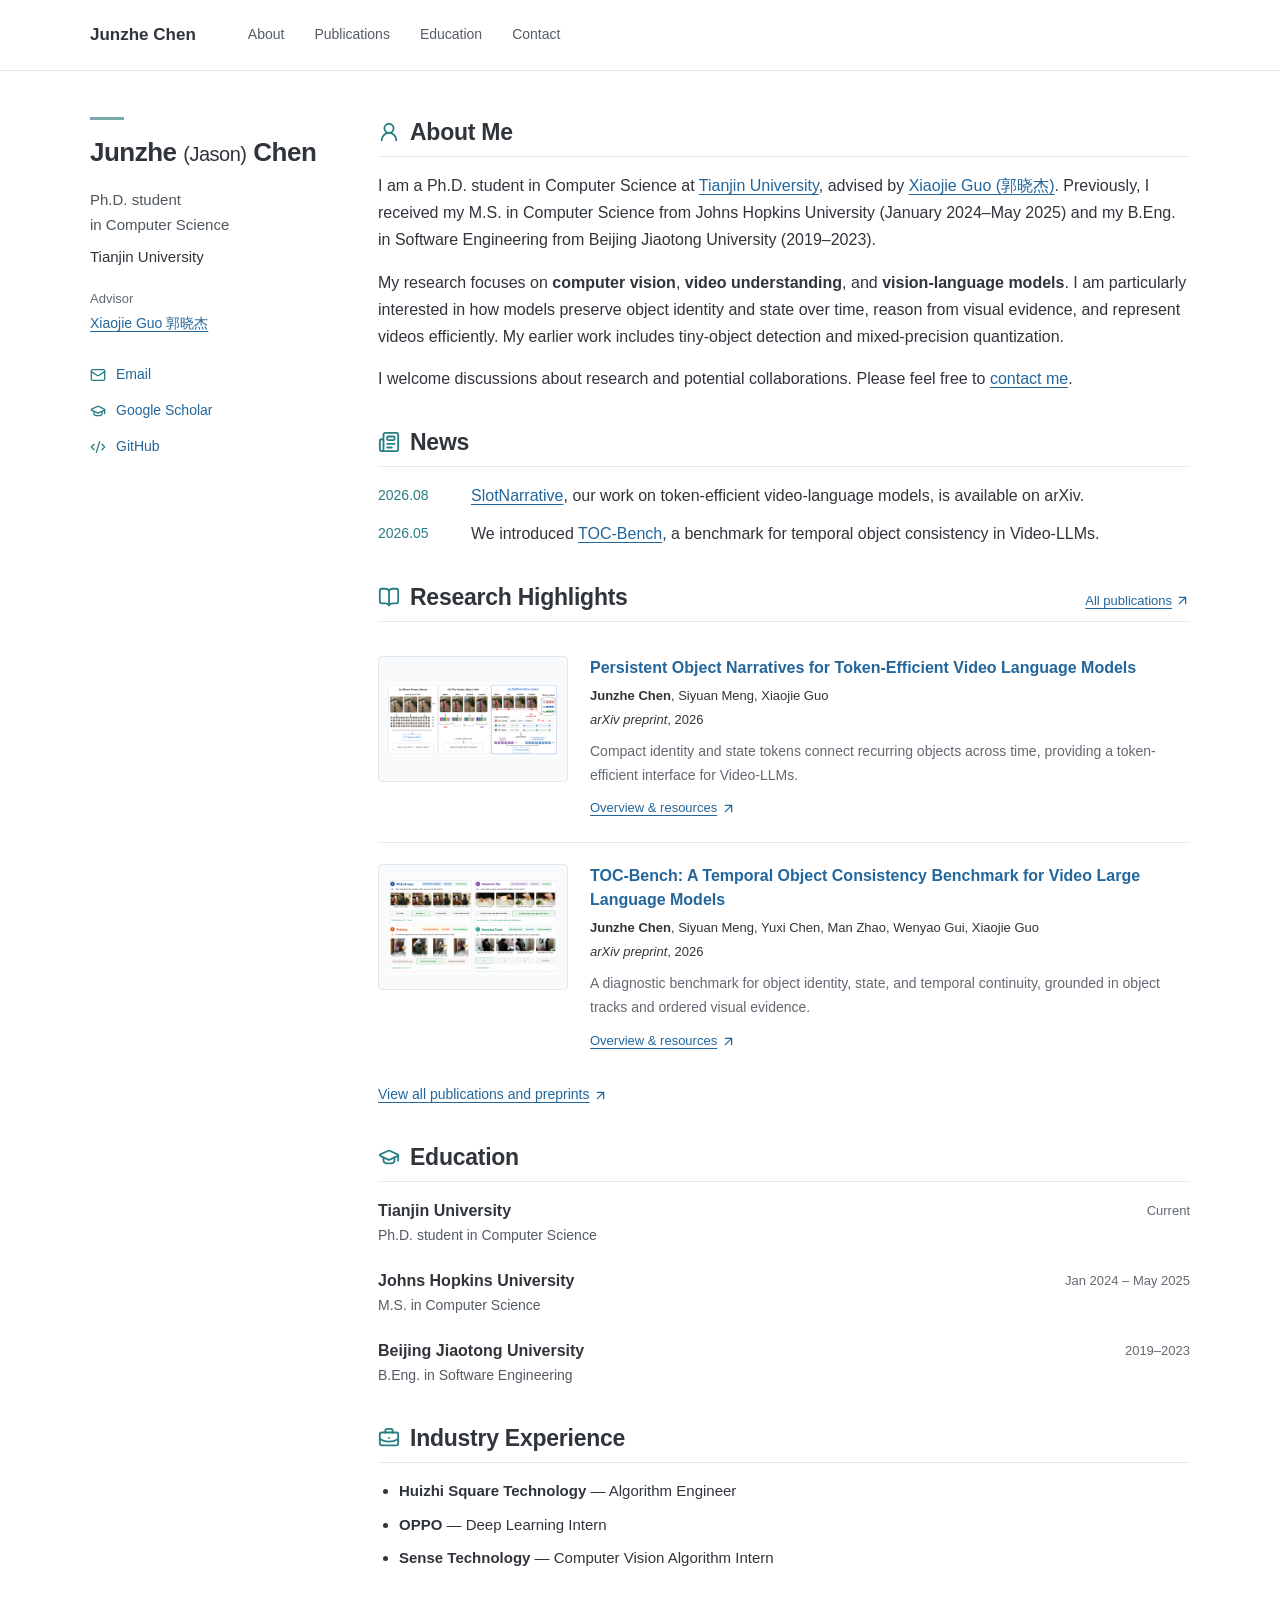
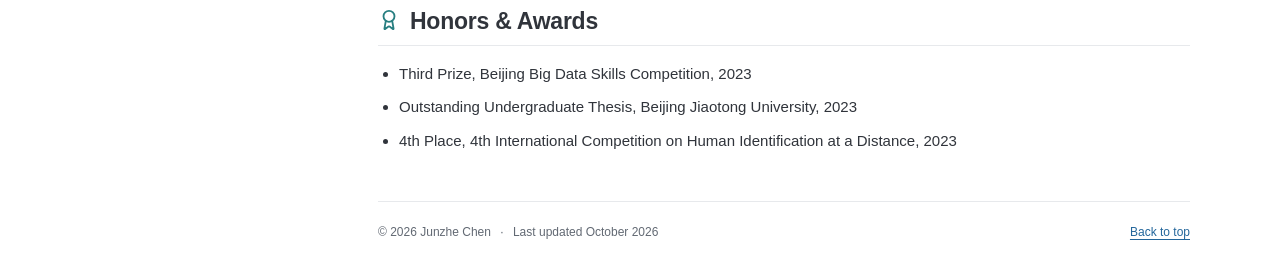
<file: index.html>
<!doctype html>
<html lang="en">
<head>
  <meta charset="utf-8">
  <meta name="viewport" content="width=device-width, initial-scale=1">
  <meta name="description" content="Junzhe (Jason) Chen is a Ph.D. student in Computer Science at Tianjin University. His research focuses on computer vision, video understanding, and efficient vision-language models.">
  <meta name="theme-color" content="#ffffff">
  <meta property="og:title" content="Junzhe Chen — Academic Homepage">
  <meta property="og:description" content="Ph.D. student at Tianjin University. Research in computer vision, video understanding, and vision-language models.">
  <meta property="og:type" content="website">
  <meta property="og:url" content="https://junzhec.top/">
  <title>Junzhe Chen — Academic Homepage</title>
  <link rel="canonical" href="https://junzhec.top/">
  <link rel="icon" href="assets/favicon.svg" type="image/svg+xml">
  <link rel="stylesheet" href="assets/styles.css?v=20261015b">
</head>
<body id="top">
  <a class="skip-link" href="#main">Skip to content</a>

  <header class="site-header">
    <div class="header-inner">
      <a class="site-name" href="#top">Junzhe Chen</a>
      <nav aria-label="Main navigation">
        <a href="#about">About</a>
        <a href="publications.html">Publications</a>
        <a href="#education">Education</a>
        <a href="mailto:junzhec12@gmail.com">Contact</a>
      </nav>
    </div>
  </header>

  <div class="page-layout">
    <aside class="profile" aria-labelledby="profile-name">
      <h1 id="profile-name">Junzhe <span class="preferred-name">(Jason)</span> Chen</h1>
      <p class="profile-role">Ph.D. student <span class="profile-subject">in Computer Science</span></p>
      <p class="profile-affiliation">Tianjin University</p>
      <p class="profile-advisor">Advisor <br><a href="https://sites.google.com/view/xjguo" target="_blank" rel="noreferrer">Xiaojie Guo <span lang="zh-CN">郭晓杰</span></a></p>
      <ul class="profile-links" aria-label="Academic profiles and contact">
        <li><a href="mailto:junzhec12@gmail.com"><span class="icon icon-mail" aria-hidden="true"></span><span>Email</span></a></li>
        <li><a href="https://scholar.google.com/citations?user=YjoHl1EAAAAJ&amp;hl=en" target="_blank" rel="noreferrer"><span class="icon icon-graduation-cap" aria-hidden="true"></span><span>Google Scholar</span></a></li>
        <li><a href="https://github.com/junzhe-c" target="_blank" rel="noreferrer"><span class="icon icon-code-xml" aria-hidden="true"></span><span>GitHub</span></a></li>
      </ul>
    </aside>

    <main id="main">
      <section id="about" aria-labelledby="about-heading">
        <h2 id="about-heading"><span class="icon icon-user-round" aria-hidden="true"></span>About Me</h2>
        <p>I am a Ph.D. student in Computer Science at <a href="https://en.tju.edu.cn/" target="_blank" rel="noreferrer">Tianjin University</a>, advised by <a href="https://sites.google.com/view/xjguo" target="_blank" rel="noreferrer">Xiaojie Guo (<span lang="zh-CN">郭晓杰</span>)</a>. Previously, I received my M.S. in Computer Science from Johns Hopkins University (January 2024–May 2025) and my B.Eng. in Software Engineering from Beijing Jiaotong University (2019–2023).</p>
        <p>My research focuses on <strong>computer vision</strong>, <strong>video understanding</strong>, and <strong>vision-language models</strong>. I am particularly interested in how models preserve object identity and state over time, reason from visual evidence, and represent videos efficiently. My earlier work includes tiny-object detection and mixed-precision quantization.</p>
        <p>I welcome discussions about research and potential collaborations. Please feel free to <a href="mailto:junzhec12@gmail.com">contact me</a>.</p>
      </section>

      <section id="news" aria-labelledby="news-heading">
        <h2 id="news-heading"><span class="icon icon-newspaper" aria-hidden="true"></span>News</h2>
        <ul class="news-list">
          <li><time datetime="2026-08">2026.08</time><span><a href="https://arxiv.org/abs/2608.04866" target="_blank" rel="noreferrer">SlotNarrative</a>, our work on token-efficient video-language models, is available on arXiv.</span></li>
          <li><time datetime="2026-05">2026.05</time><span>We introduced <a href="https://arxiv.org/abs/2605.09904" target="_blank" rel="noreferrer">TOC-Bench</a>, a benchmark for temporal object consistency in Video-LLMs.</span></li>
        </ul>
      </section>

      <section id="publications" aria-labelledby="publications-heading">
        <div class="section-header">
          <h2 id="publications-heading"><span class="icon icon-book-open" aria-hidden="true"></span>Research Highlights</h2>
          <a class="section-link" href="publications.html">All publications <span class="icon icon-arrow-up-right" aria-hidden="true"></span></a>
        </div>
        <div class="research-previews">
        <article class="research-preview" aria-labelledby="slotnarrative-title">
          <a class="preview-figure" href="publications.html#slotnarrative" aria-label="Read more about SlotNarrative">
            <img src="assets/papers/slotnarrative-thumb.png" alt="Comparison of frame tokens, per-frame object slots, and persistent object narratives in SlotNarrative." width="2136" height="919" loading="lazy" decoding="async">
          </a>
          <div class="preview-copy">
            <h3 id="slotnarrative-title"><a href="publications.html#slotnarrative">Persistent Object Narratives for Token-Efficient Video Language Models</a></h3>
            <p class="authors"><strong>Junzhe Chen</strong>, Siyuan Meng, Xiaojie Guo</p>
            <p class="venue"><em>arXiv preprint</em>, 2026</p>
            <p class="paper-summary">Compact identity and state tokens connect recurring objects across time, providing a token-efficient interface for Video-LLMs.</p>
            <a class="read-more" href="publications.html#slotnarrative">Overview &amp; resources <span class="icon icon-arrow-up-right" aria-hidden="true"></span></a>
          </div>
        </article>
        <article class="research-preview" aria-labelledby="toc-bench-title">
          <a class="preview-figure" href="publications.html#toc-bench" aria-label="Read more about TOC-Bench">
            <img src="assets/papers/toc-bench-thumb.png" alt="Four examples from TOC-Bench illustrating multiple-choice, statement-pair, event-ordering, and counting tasks." width="1672" height="941" loading="lazy" decoding="async">
          </a>
          <div class="preview-copy">
            <h3 id="toc-bench-title"><a href="publications.html#toc-bench">TOC-Bench: A Temporal Object Consistency Benchmark for Video Large Language Models</a></h3>
            <p class="authors"><strong>Junzhe Chen</strong>, Siyuan Meng, Yuxi Chen, Man Zhao, Wenyao Gui, Xiaojie Guo</p>
            <p class="venue"><em>arXiv preprint</em>, 2026</p>
            <p class="paper-summary">A diagnostic benchmark for object identity, state, and temporal continuity, grounded in object tracks and ordered visual evidence.</p>
            <a class="read-more" href="publications.html#toc-bench">Overview &amp; resources <span class="icon icon-arrow-up-right" aria-hidden="true"></span></a>
          </div>
        </article>
        </div>
        <p class="all-publications"><a href="publications.html">View all publications and preprints <span class="icon icon-arrow-up-right" aria-hidden="true"></span></a></p>
      </section>

      <section id="education" aria-labelledby="education-heading">
        <h2 id="education-heading"><span class="icon icon-graduation-cap" aria-hidden="true"></span>Education</h2>
        <ul class="education-list">
          <li><div><strong>Tianjin University</strong><p>Ph.D. student in Computer Science</p></div><span class="date">Current</span></li>
          <li><div><strong>Johns Hopkins University</strong><p>M.S. in Computer Science</p></div><span class="date"><time datetime="2024-01">Jan 2024</time> – <time datetime="2025-05">May 2025</time></span></li>
          <li><div><strong>Beijing Jiaotong University</strong><p>B.Eng. in Software Engineering</p></div><span class="date">2019–2023</span></li>
        </ul>
      </section>

      <section id="experience" aria-labelledby="experience-heading">
        <h2 id="experience-heading"><span class="icon icon-briefcase-business" aria-hidden="true"></span>Industry Experience</h2>
        <ul class="experience-list">
          <li><strong>Huizhi Square Technology</strong> — Algorithm Engineer</li>
          <li><strong>OPPO</strong> — Deep Learning Intern</li>
          <li><strong>Sense Technology</strong> — Computer Vision Algorithm Intern</li>
        </ul>
      </section>

      <section id="honors" aria-labelledby="honors-heading">
        <h2 id="honors-heading"><span class="icon icon-award" aria-hidden="true"></span>Honors &amp; Awards</h2>
        <ul class="honors-list">
          <li>Third Prize, Beijing Big Data Skills Competition, 2023</li>
          <li>Outstanding Undergraduate Thesis, Beijing Jiaotong University, 2023</li>
          <li>4th Place, 4th International Competition on Human Identification at a Distance, 2023</li>
        </ul>
      </section>

      <footer class="site-footer">
        <p>© 2026 Junzhe Chen <span aria-hidden="true">·</span> Last updated October 2026</p>
        <a href="#top">Back to top</a>
      </footer>
    </main>
  </div>
</body>
</html>
</file>
<file: assets/styles.css>
:root {
  color-scheme: light;
  --text: #30343b;
  --muted: #626973;
  --link: #23669b;
  --line: #e7e9ec;
  --width: 1100px;
}

*,
*::before,
*::after { box-sizing: border-box; }

html {
  scroll-padding-top: 92px;
  -webkit-text-size-adjust: 100%;
}

body {
  margin: 0;
  background: #fff;
  color: var(--text);
  font-family: -apple-system, BlinkMacSystemFont, "Segoe UI", Helvetica, Arial, sans-serif;
  font-size: 16px;
  line-height: 1.7;
  -webkit-font-smoothing: antialiased;
}

a {
  color: var(--link);
  text-decoration-thickness: 1px;
  text-underline-offset: 3px;
}

a:hover {
  color: #17456a;
  text-decoration: underline;
}

:focus-visible {
  outline: 2px solid var(--link);
  outline-offset: 4px;
}

h1, h2, h3, h4, p, ul, ol { margin: 0; }
strong { font-weight: 600; }

.skip-link {
  position: fixed;
  top: 8px;
  left: 8px;
  z-index: 10;
  padding: 8px 16px;
  background: #fff;
  border: 1px solid var(--link);
  transform: translateY(-160%);
}

.skip-link:focus { transform: translateY(0); }

.site-header {
  position: sticky;
  top: 0;
  z-index: 5;
  border-bottom: 1px solid var(--line);
  background: #fff;
}

.header-inner {
  display: flex;
  align-items: center;
  gap: 52px;
  width: min(var(--width), calc(100% - 80px));
  min-height: 70px;
  margin-inline: auto;
}

.site-name {
  color: var(--text);
  font-size: 17px;
  font-weight: 600;
  text-decoration: none;
}

.header-inner nav {
  display: flex;
  flex-wrap: wrap;
  gap: 30px;
}

.header-inner nav a {
  color: #565d66;
  font-size: 14px;
  text-decoration: none;
}

.header-inner a:hover {
  color: var(--link);
  text-decoration: underline;
}

.page-layout {
  display: grid;
  grid-template-columns: 240px minmax(0, 1fr);
  align-items: start;
  column-gap: 48px;
  width: min(var(--width), calc(100% - 80px));
  margin: 46px auto 0;
}

.profile {
  position: sticky;
  top: 115px;
  overflow-wrap: anywhere;
}

.profile h1 {
  font-size: 26px;
  font-weight: 650;
  line-height: 1.3;
  letter-spacing: -.5px;
}

.preferred-name {
  font-size: .77em;
  font-weight: 500;
  white-space: nowrap;
}

.profile-role {
  margin-top: 18px;
  color: #4d555e;
  font-size: 15px;
  line-height: 1.65;
}

.profile-subject { display: block; }

.profile-affiliation {
  margin-top: 7px;
  font-size: 15px;
}

.profile-links {
  display: grid;
  gap: 5px;
  margin-top: 25px;
  padding: 0;
  list-style: none;
  font-size: 14px;
}

.profile-links a {
  display: inline-block;
  padding-block: 3px;
  text-decoration: none;
}

.profile-links a:hover { text-decoration: underline; }
main { min-width: 0; }
section + section { margin-top: 35px; }

h2 {
  margin-bottom: 15px;
  padding-bottom: 8px;
  border-bottom: 1px solid var(--line);
  font-size: 23px;
  font-weight: 600;
  line-height: 1.35;
  letter-spacing: -.25px;
}

section > p + p { margin-top: 15px; }

.news-list {
  display: grid;
  gap: 10px;
  padding: 0;
  list-style: none;
}

.news-list li {
  display: grid;
  grid-template-columns: 78px minmax(0, 1fr);
  gap: 15px;
}

.news-list time {
  color: var(--muted);
  font-size: 14px;
  line-height: 1.94;
  font-variant-numeric: tabular-nums;
}

.section-header {
  display: flex;
  align-items: baseline;
  justify-content: space-between;
  gap: 20px;
  margin-bottom: 13px;
  padding-bottom: 8px;
  border-bottom: 1px solid var(--line);
}

.section-header h2 {
  margin: 0;
  padding: 0;
  border: 0;
}

.section-link {
  flex-shrink: 0;
  font-size: 13px;
}

.section-note {
  color: var(--muted);
  font-size: 13px;
}

.publication-group {
  margin: 24px 0 14px;
  color: #505863;
  font-size: 15px;
  font-weight: 600;
}

.publication-list { padding-left: 23px; }
.publication-list > li { padding-left: 5px; }

.publication-list > li::marker {
  color: var(--muted);
  font-size: 14px;
}

.publication-list > li + li { margin-top: 24px; }

.publication h4 {
  font-size: 16px;
  font-weight: 600;
  line-height: 1.6;
}

.publication h4 a { text-decoration: none; }
.publication h4 a:hover { text-decoration: underline; }

.authors {
  margin-top: 4px;
  font-size: 14px;
  line-height: 1.7;
}

.venue {
  margin-top: 2px;
  font-size: 14px;
}

.paper-summary {
  margin-top: 7px;
  color: var(--muted);
  font-size: 14px;
}

.paper-links {
  margin-top: 6px;
  font-size: 13px;
}

.paper-links span {
  padding-inline: 5px;
  color: #8a9098;
}

.education-list {
  display: grid;
  gap: 19px;
  padding: 0;
  list-style: none;
}

.education-list li {
  display: flex;
  justify-content: space-between;
  gap: 25px;
}

.education-list p {
  color: #545b65;
  font-size: 14px;
}

.date {
  flex-shrink: 0;
  color: var(--muted);
  font-size: 13px;
  padding-top: 3px;
}

.date time { white-space: nowrap; }

.experience-list,
.honors-list {
  display: grid;
  gap: 8px;
  padding-left: 21px;
  font-size: 15px;
}

.site-footer {
  display: flex;
  flex-wrap: wrap;
  justify-content: space-between;
  gap: 12px;
  margin-top: 48px;
  padding-block: 20px 30px;
  border-top: 1px solid var(--line);
  color: var(--muted);
  font-size: 12px;
}

.site-footer span { margin-inline: 6px; }

@media (max-width: 1000px) {
  .page-layout {
    grid-template-columns: 190px minmax(0, 1fr);
    column-gap: 40px;
  }
  .profile h1 { font-size: 25px; }
  .education-list li { flex-direction: column; gap: 2px; }
}

@media (max-width: 720px) {
  html { scroll-padding-top: 78px; }
  .header-inner { width: calc(100% - 40px); min-height: 62px; gap: 25px; }
  .site-name { font-size: 15px; white-space: nowrap; }
  .header-inner nav { gap: 17px; }
  .header-inner nav a { font-size: 12px; }
  .page-layout { grid-template-columns: minmax(0, 1fr); width: calc(100% - 40px); margin-top: 30px; }
  .profile { position: static; margin-bottom: 30px; padding-bottom: 24px; border-bottom: 1px solid var(--line); }
  .profile h1 { font-size: 28px; }
  .profile-role { margin-top: 12px; }
  .profile-subject { display: inline; }
  .profile-links { display: flex; flex-wrap: wrap; gap: 9px 23px; margin-top: 14px; }
  .profile-links a { padding-block: 6px; }
  body { font-size: 15px; }
  h2 { font-size: 22px; }
  .section-header { align-items: flex-start; flex-direction: column; gap: 5px; }
  .section-link { display: inline-block; padding-block: 3px; }
  .news-list li { grid-template-columns: 63px minmax(0, 1fr); gap: 12px; }
  .news-list time { font-size: 13px; line-height: 1.96; }
  .publication-list { padding-left: 20px; }
  .publication-list > li { padding-left: 2px; }
  .publication h4 { font-size: 16px; }
  .paper-links a { display: inline-block; padding-block: 5px; }
  .paper-links { margin-top: 3px; }
  .education-list li { flex-direction: column; gap: 2px; }
  .site-footer { flex-direction: column; align-items: flex-start; font-size: 11px; }
}

@media (max-width: 400px) {
  .header-inner { gap: 18px; }
  .header-inner nav { gap: 13px; }
  .header-inner nav a { font-size: 11px; }
  .header-inner nav a[href="mailto:junzhec12@gmail.com"] { display: none; }
}

@media print {
  body { font-size: 10pt; color: #000; }
  .site-header, .skip-link, .site-footer > a { display: none; }
  .page-layout { display: block; width: 100%; margin: 0; }
  .profile { position: static; margin-bottom: 25px; }
  .profile h1 { font-size: 23pt; }
  .profile-role, .profile-affiliation { display: inline; font-size: 10pt; }
  .profile-subject { display: inline; }
  .profile-links { display: flex; gap: 18px; margin-top: 5px; }
  h2 { font-size: 15pt; break-after: avoid; }
  a { color: #000; }
  .publication, .education-list li, .experience-list li, .honors-list li { break-inside: avoid; }
  .paper-links, .section-note, .section-link { display: none; }
}

/* Small visual accents and publication illustrations. */
:root {
  --accent: #277e80;
  --accent-soft: #edf5f5;
}

.icon {
  display: inline-block;
  width: 18px;
  height: 18px;
  flex: 0 0 auto;
  background-color: currentColor;
  -webkit-mask: var(--icon) center / contain no-repeat;
  mask: var(--icon) center / contain no-repeat;
  vertical-align: -.18em;
}

.icon-mail { --icon: url('icons/mail.svg'); }
.icon-graduation-cap { --icon: url('icons/graduation-cap.svg'); }
.icon-code-xml { --icon: url('icons/code-xml.svg'); }
.icon-user-round { --icon: url('icons/user-round.svg'); }
.icon-book-open { --icon: url('icons/book-open.svg'); }
.icon-newspaper { --icon: url('icons/newspaper.svg'); }
.icon-briefcase-business { --icon: url('icons/briefcase-business.svg'); }
.icon-award { --icon: url('icons/award.svg'); }
.icon-arrow-up-right { --icon: url('icons/arrow-up-right.svg'); }
.icon-arrow-left { --icon: url('icons/arrow-left.svg'); }

h2 > .icon {
  width: 22px;
  height: 22px;
  margin-right: 10px;
  color: var(--accent);
  vertical-align: -.12em;
}

.profile::before {
  content: '';
  display: block;
  width: 34px;
  height: 3px;
  margin-bottom: 16px;
  background: #79a9aa;
}

.profile-advisor {
  margin-top: 18px;
  color: var(--muted);
  font-size: 13px;
  line-height: 1.75;
}

.profile-advisor a { font-size: 14px; }

.profile-links a {
  display: inline-flex;
  align-items: center;
  gap: 10px;
}

.profile-links .icon { width: 16px; height: 16px; color: var(--accent); }
.news-list time { color: var(--accent); }
.header-inner nav [aria-current="page"] { color: var(--link); text-decoration: underline; }
.section-link { display: inline-flex; align-items: center; gap: 3px; }
.section-link .icon, .read-more .icon, .all-publications .icon { width: 15px; height: 15px; }

.research-preview {
  display: grid;
  grid-template-columns: 190px minmax(0, 1fr);
  align-items: start;
  gap: 22px;
  padding-block: 21px;
}

.research-preview + .research-preview { border-top: 1px solid var(--line); }

.preview-figure {
  display: flex;
  align-items: center;
  justify-content: center;
  aspect-ratio: 1.5;
  border: 1px solid #e1e8eb;
  border-radius: 4px;
  padding: 9px;
  background: #f8fafb;
}

.preview-figure:hover { border-color: #8db1b8; }
.preview-figure img { display: block; width: 100%; height: auto; }
.preview-copy { min-width: 0; }
.preview-copy h3 { font-size: 16px; line-height: 1.55; font-weight: 600; }
.preview-copy h3 a { text-decoration: none; }
.preview-copy h3 a:hover { text-decoration: underline; }
.preview-copy .authors { font-size: 13px; }
.preview-copy .venue { font-size: 13px; }
.preview-copy .paper-summary { font-size: 14px; margin-top: 9px; }
.read-more { display: inline-flex; align-items: center; gap: 4px; margin-top: 10px; font-size: 13px; }
.all-publications { margin-top: 9px; font-size: 14px; }
.all-publications a { display: inline-flex; align-items: center; gap: 4px; }

.publication-page-intro > p { margin-top: 12px; }
.back-link { display: inline-flex; align-items: center; gap: 6px; margin-bottom: 19px; font-size: 13px; text-decoration: none; }
.back-link .icon { width: 16px; height: 16px; }
.page-title { margin-bottom: 0; padding-bottom: 13px; font-size: 27px; }
.publication-page-intro > p:not(.section-note) { color: var(--muted); font-size: 15px; }

.publication-index {
  display: flex;
  flex-wrap: wrap;
  gap: 6px 22px;
  margin-block: 20px 30px;
  padding: 12px 16px;
  border-left: 3px solid #79a9aa;
  background: #f6f9fa;
  font-size: 13px;
}

.publication-index a { padding-block: 3px; text-decoration: none; }
.publication-index a:hover { text-decoration: underline; }
.publication-section + .publication-section { margin-top: 38px; }
.publication-section .publication-group { margin: 0 0 22px; font-size: 14px; letter-spacing: .2px; color: var(--accent); }
.publication-detail { scroll-margin-top: 0; }
.publication-detail + .publication-detail { margin-top: 32px; padding-top: 28px; border-top: 1px solid var(--line); }
.publication-detail h4 { font-size: 19px; line-height: 1.5; }
.publication-detail .authors { margin-top: 9px; }
.publication-detail .venue { margin-top: 3px; }
.paper-description { margin-top: 13px; font-size: 15px; line-height: 1.8; }
.publication-detail .paper-links { margin-top: 9px; }
.publication-detail .paper-links a { display: inline-block; padding-block: 5px; }
.paper-figure { margin: 19px 0 0; }
.paper-figure > a { display: block; padding: 12px; border: 1px solid #e1e8eb; border-radius: 4px; background: #fff; }
.paper-figure > a:hover { border-color: #8db1b8; }
.paper-figure img { display: block; width: 100%; height: auto; background: #fff; }
.paper-figure figcaption { margin-top: 9px; color: var(--muted); font-size: 12px; line-height: 1.65; }
.paper-figure figcaption a { white-space: nowrap; }

@media (min-width: 721px) and (max-width: 1000px) {
  .research-preview { grid-template-columns: minmax(0, 1fr); gap: 15px; }
  .preview-figure { width: 220px; max-width: 100%; aspect-ratio: 1.8; }
}

@media (max-width: 720px) {
  .profile::before { margin-bottom: 13px; }
  .profile-advisor br { display: none; }
  .profile-advisor br::after { content: ' '; }
  .profile-advisor a { margin-left: 7px; }
  .profile-links { gap: 7px 21px; }
  .profile-links a { gap: 7px; }
  h2 > .icon { width: 21px; height: 21px; margin-right: 8px; }
  .research-preview { grid-template-columns: minmax(0, 1fr); gap: 15px; padding-block: 19px; }
  .preview-figure { aspect-ratio: auto; padding: 12px; }
  .preview-figure img { max-height: 220px; width: 100%; object-fit: contain; }
  .preview-copy h3 { font-size: 17px; }
  .read-more, .all-publications a { min-height: 34px; }
  .page-title { font-size: 24px; }
  .publication-index { gap: 6px 16px; font-size: 12px; }
  .publication-detail h4 { font-size: 18px; }
  .publication-detail { scroll-margin-top: 0; }
  .paper-description { font-size: 14px; }
  .paper-figure > a { padding: 5px; }
  .paper-figure figcaption { font-size: 11px; }
}

@media print {
  .profile::before, .icon, .publication-index, .back-link, .read-more, .all-publications { display: none; }
  .profile-advisor { font-size: 10pt; }
  .profile-advisor br { display: none; }
  .profile-advisor a { margin-left: 5px; color: #000; }
  .research-preview { grid-template-columns: 140px minmax(0, 1fr); break-inside: avoid; }
  .preview-figure { border: 0; background: #fff; }
  .publication-detail { break-inside: auto; }
  .paper-figure { break-inside: avoid; }
  .paper-figure > a { border: 0; padding: 0; }
  .paper-figure figcaption a { display: none; }
}
</file>
